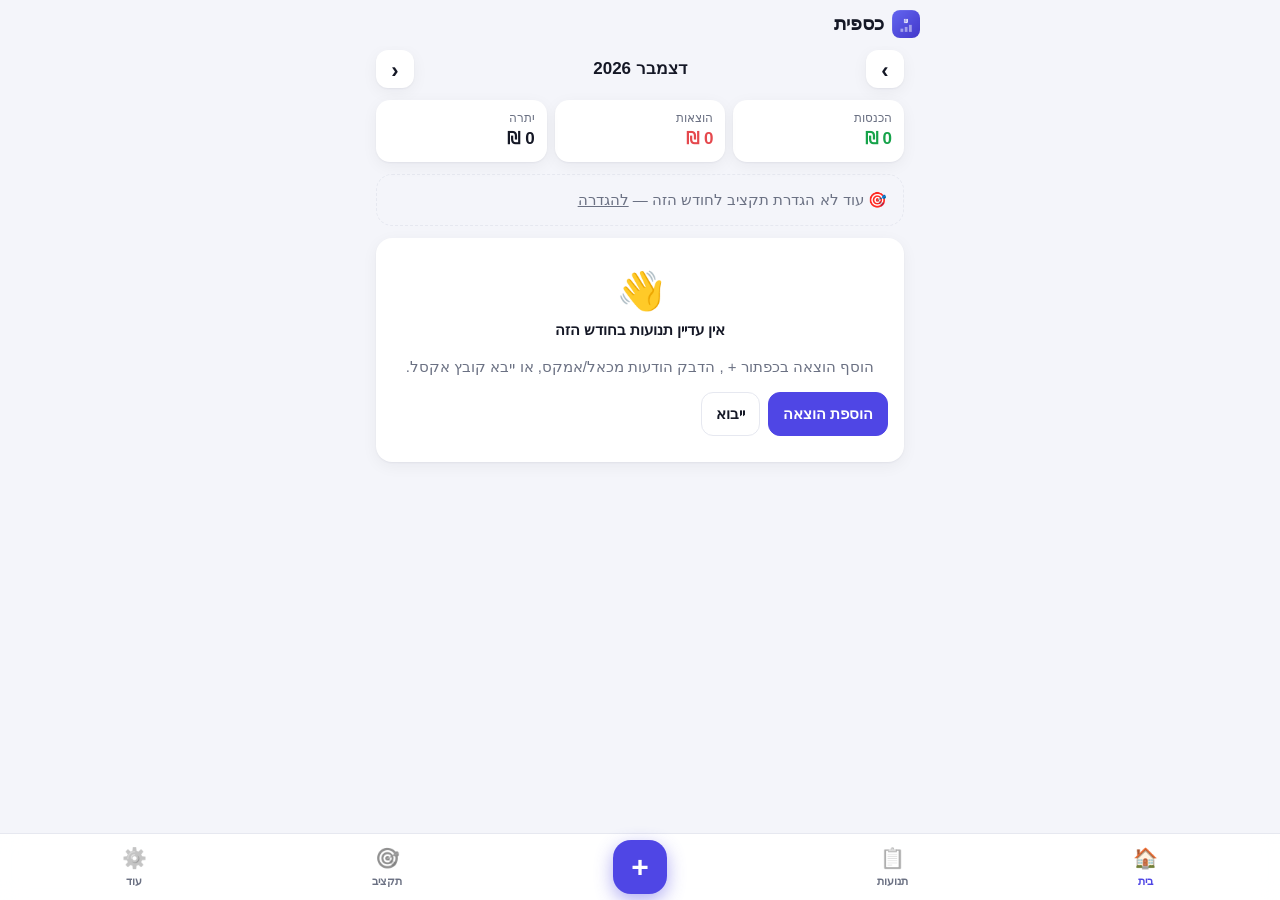
<file: index.html>
<!doctype html>
<html lang="he" dir="rtl">
<head>
<meta charset="utf-8">
<meta name="viewport" content="width=device-width,initial-scale=1,viewport-fit=cover">
<title>כספית</title>
<meta name="description" content="מעקב הכנסות, הוצאות ותקציב חודשי">
<meta name="theme-color" content="#4f46e5">
<link rel="manifest" href="manifest.webmanifest">
<link rel="icon" href="icons/icon-192.png">
<link rel="apple-touch-icon" href="icons/apple-touch-icon.png">
<meta name="apple-mobile-web-app-capable" content="yes">
<meta name="mobile-web-app-capable" content="yes">
<meta name="apple-mobile-web-app-title" content="כספית">
<meta name="apple-mobile-web-app-status-bar-style" content="default">
<link rel="stylesheet" href="styles.css">
</head>
<body>
<header class="top">
  <div class="brand"><img src="icons/icon-192.png" alt="" width="28" height="28"><span>כספית</span></div>
</header>
<main id="main"></main>

<nav class="nav">
  <button data-act="tab" data-tab="home"><span>🏠</span>בית</button>
  <button data-act="tab" data-tab="tx"><span>📋</span>תנועות</button>
  <button class="fab" data-act="add" aria-label="הוספת תנועה">+</button>
  <button data-act="tab" data-tab="budget"><span>🎯</span>תקציב</button>
  <button data-act="tab" data-tab="more"><span>⚙️</span>עוד</button>
</nav>

<div id="sheet" hidden><div class="sheet-panel" role="dialog" aria-modal="true"><div id="sheet-body"></div></div></div>
<div id="toast" role="status" aria-live="polite"></div>

<script src="parser.js"></script>
<script src="app.js"></script>
</body>
</html>
</file>
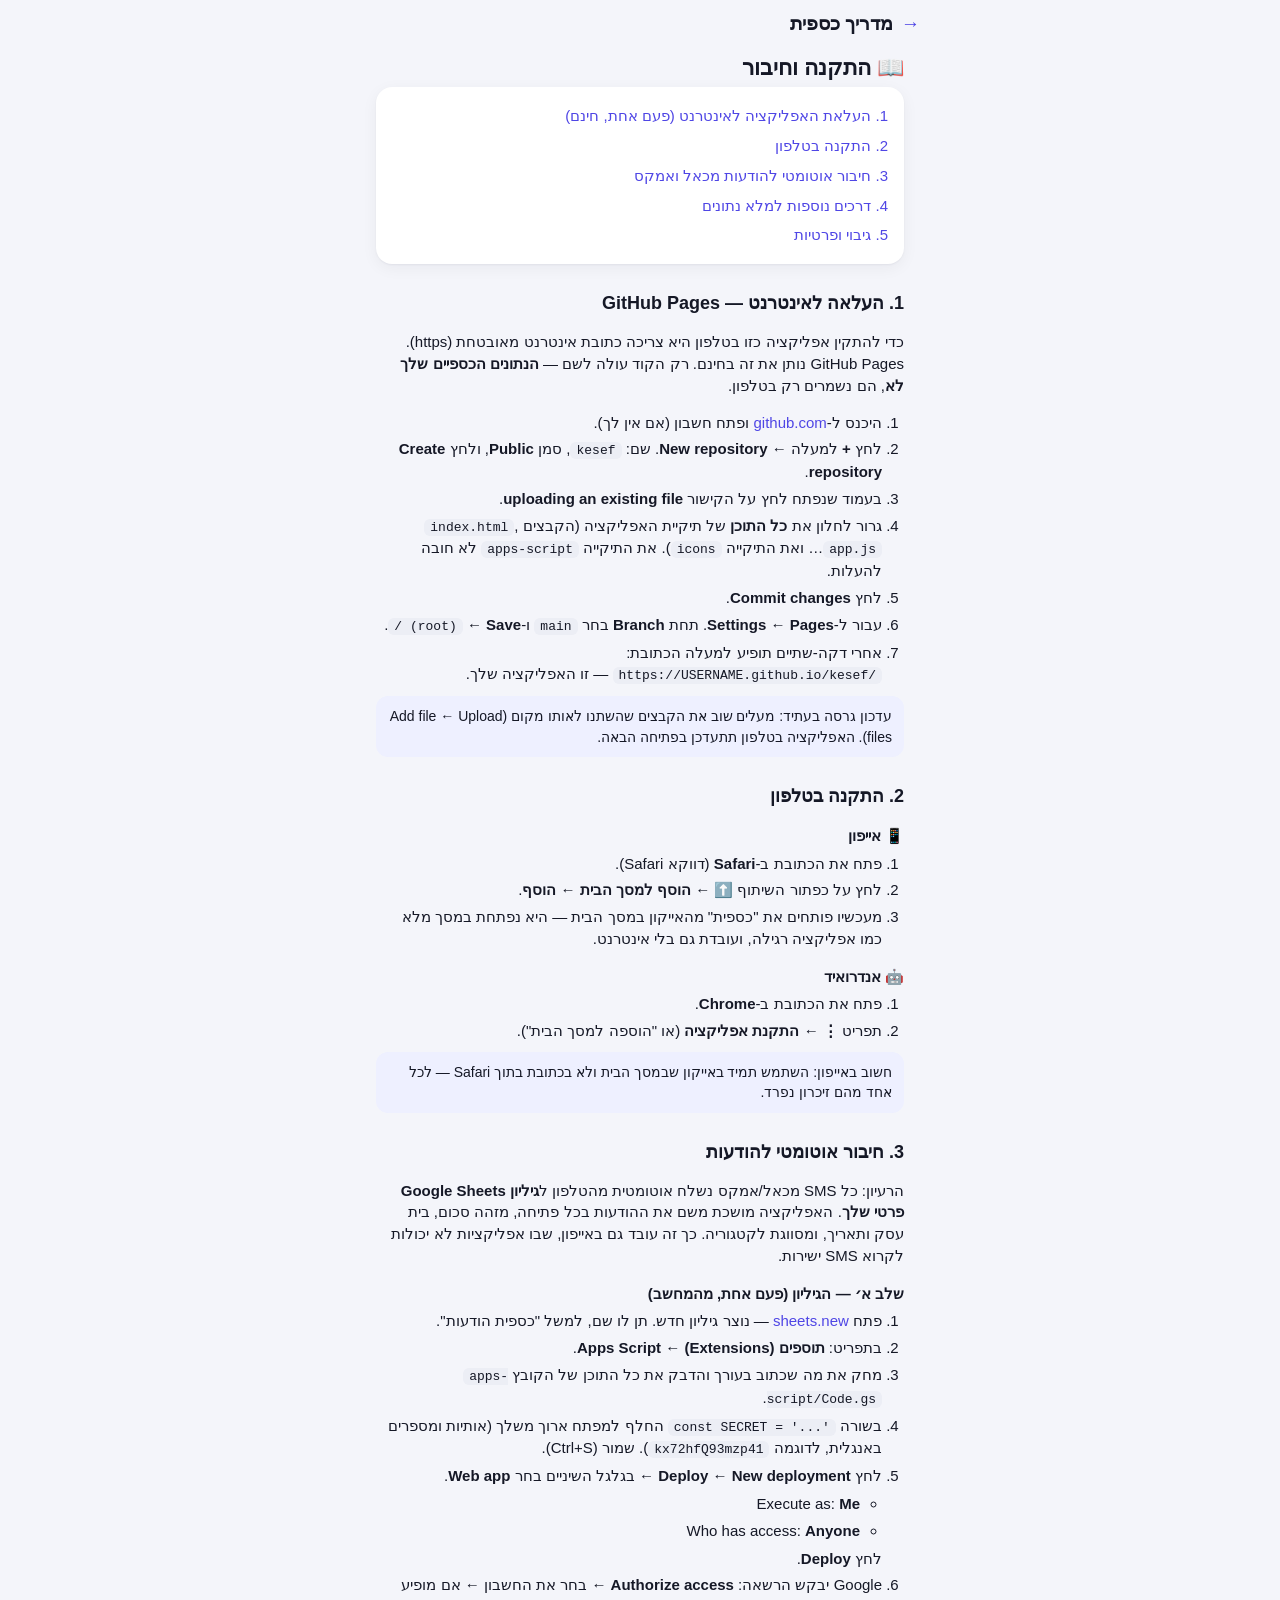
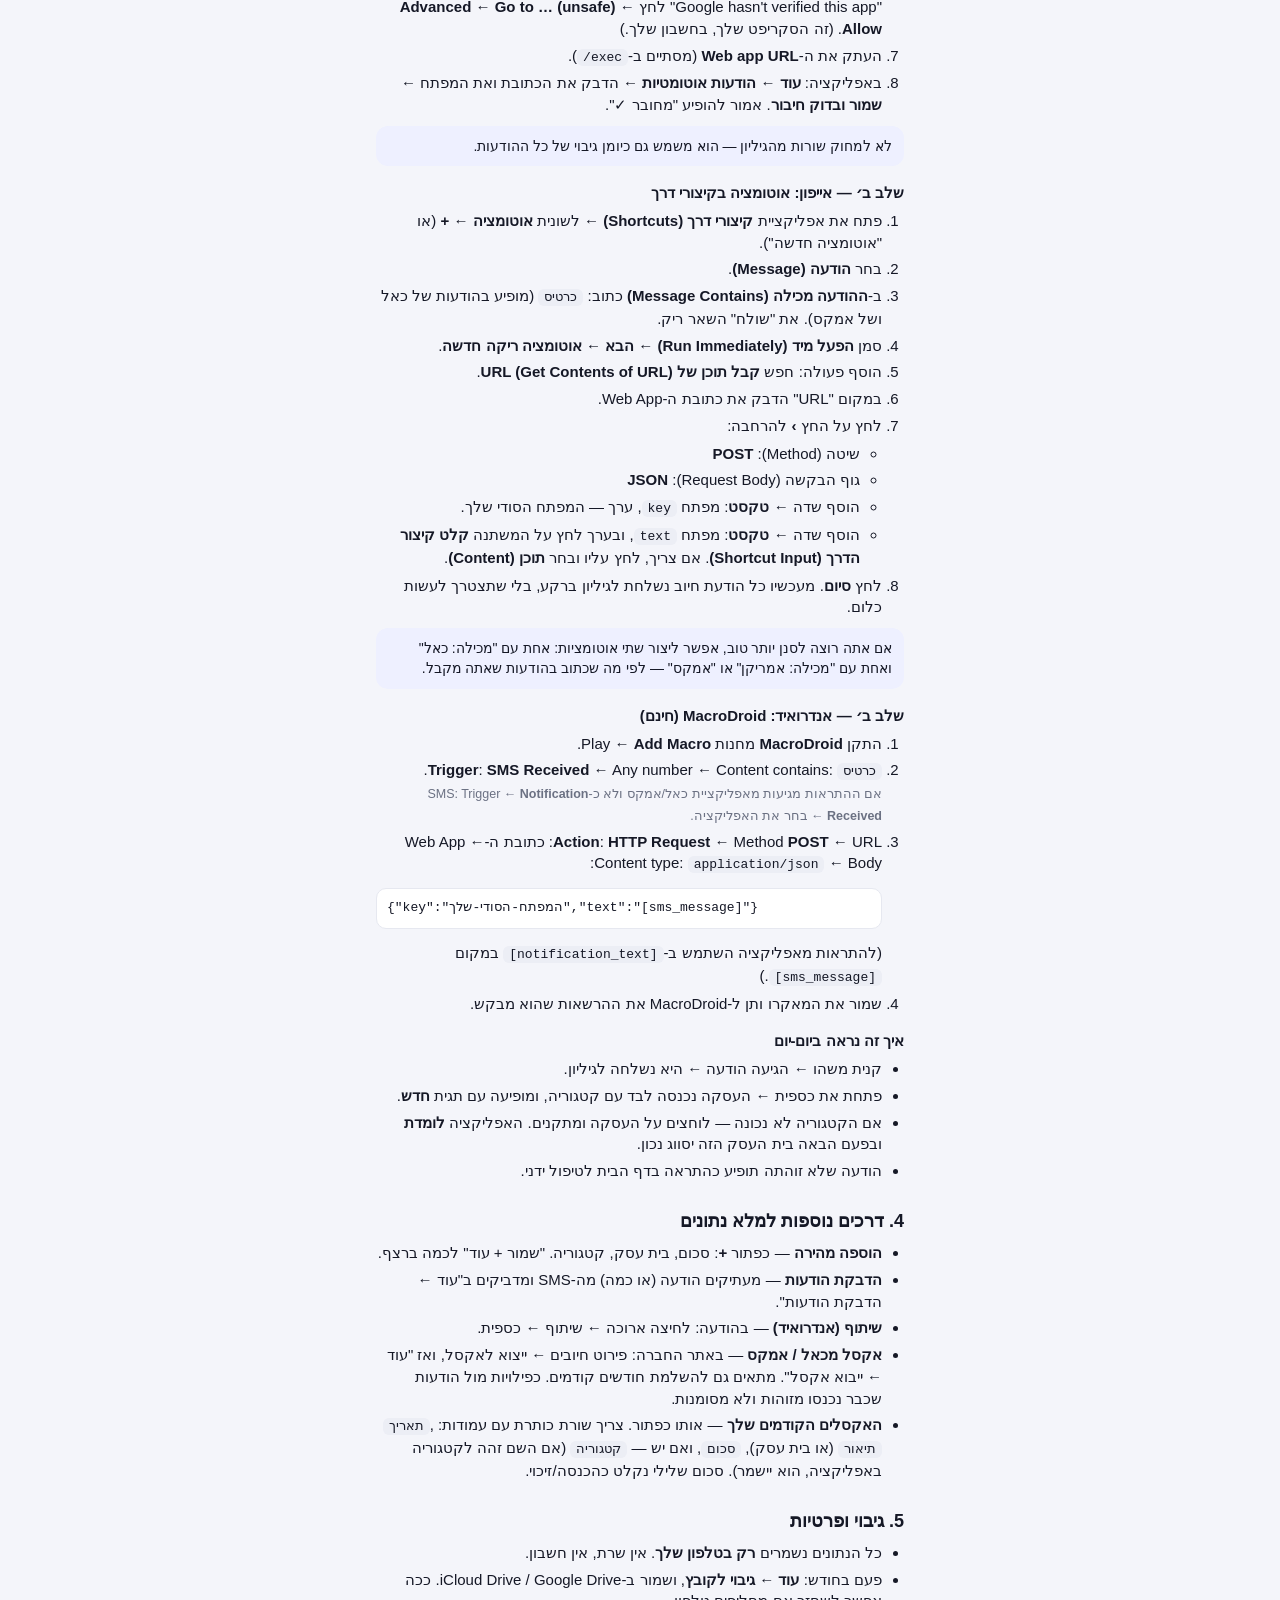
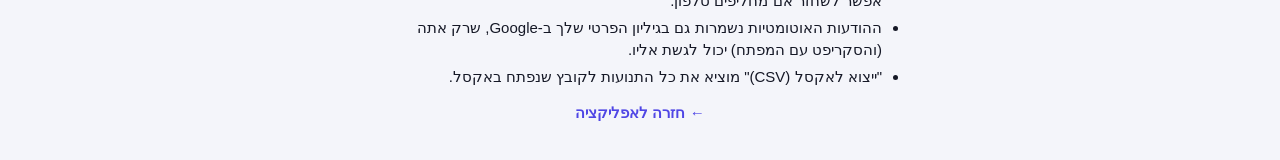
<file: guide.html>
<!doctype html>
<html lang="he" dir="rtl">
<head>
<meta charset="utf-8">
<meta name="viewport" content="width=device-width,initial-scale=1,viewport-fit=cover">
<title>כספית — מדריך</title>
<link rel="stylesheet" href="styles.css">
<style>
  main { padding-bottom: 40px; }
  h1 { font-size: 22px; margin: 6px 0 4px; }
  h2 { font-size: 18px; margin: 26px 0 8px; }
  h3 { font-size: 15px; margin: 16px 0 6px; }
  ol, ul { padding-inline-start: 22px; margin: 6px 0; }
  li { margin: 5px 0; }
  code, .code { direction: ltr; unicode-bidi: embed; background: var(--track); border-radius: 6px; padding: 1px 6px; font-size: 13px; font-family: ui-monospace, Consolas, monospace; }
  pre { direction: ltr; text-align: left; background: var(--card); border: 1px solid var(--line); border-radius: 10px; padding: 10px; overflow-x: auto; font-size: 13px; }
  .tip { background: var(--primary-soft); border-radius: 12px; padding: 10px 12px; margin: 10px 0; font-size: 14px; }
  .toc a { display: block; padding: 4px 0; }
</style>
</head>
<body>
<header class="top"><div class="brand"><a href="./" aria-label="חזרה לאפליקציה">→</a><span>מדריך כספית</span></div></header>
<main>
<h1>📖 התקנה וחיבור</h1>
<div class="card toc">
  <a href="#host">1. העלאת האפליקציה לאינטרנט (פעם אחת, חינם)</a>
  <a href="#install">2. התקנה בטלפון</a>
  <a href="#auto">3. חיבור אוטומטי להודעות מכאל ואמקס</a>
  <a href="#manual">4. דרכים נוספות למלא נתונים</a>
  <a href="#backup">5. גיבוי ופרטיות</a>
</div>

<h2 id="host">1. העלאה לאינטרנט — GitHub Pages</h2>
<p>כדי להתקין אפליקציה כזו בטלפון היא צריכה כתובת אינטרנט מאובטחת (https). GitHub Pages נותן את זה בחינם. רק הקוד עולה לשם — <b>הנתונים הכספיים שלך לא</b>, הם נשמרים רק בטלפון.</p>
<ol>
  <li>היכנס ל-<a href="https://github.com/signup" target="_blank" rel="noopener">github.com</a> ופתח חשבון (אם אין לך).</li>
  <li>לחץ <b>+</b> למעלה ← <b>New repository</b>. שם: <code>kesef</code>, סמן <b>Public</b>, ולחץ <b>Create repository</b>.</li>
  <li>בעמוד שנפתח לחץ על הקישור <b>uploading an existing file</b>.</li>
  <li>גרור לחלון את <b>כל התוכן</b> של תיקיית האפליקציה (הקבצים <code>index.html</code>, <code>app.js</code>… ואת התיקייה <code>icons</code>). את התיקייה <code>apps-script</code> לא חובה להעלות.</li>
  <li>לחץ <b>Commit changes</b>.</li>
  <li>עבור ל-<b>Settings</b> ← <b>Pages</b>. תחת <b>Branch</b> בחר <code>main</code> ו-<code>/ (root)</code> ← <b>Save</b>.</li>
  <li>אחרי דקה-שתיים תופיע למעלה הכתובת: <code>https://USERNAME.github.io/kesef/</code> — זו האפליקציה שלך.</li>
</ol>
<div class="tip">עדכון גרסה בעתיד: מעלים שוב את הקבצים שהשתנו לאותו מקום (Add file ← Upload files). האפליקציה בטלפון תתעדכן בפתיחה הבאה.</div>

<h2 id="install">2. התקנה בטלפון</h2>
<h3>📱 אייפון</h3>
<ol>
  <li>פתח את הכתובת ב-<b>Safari</b> (דווקא Safari).</li>
  <li>לחץ על כפתור השיתוף <b>⬆️</b> ← <b>הוסף למסך הבית</b> ← <b>הוסף</b>.</li>
  <li>מעכשיו פותחים את "כספית" מהאייקון במסך הבית — היא נפתחת במסך מלא כמו אפליקציה רגילה, ועובדת גם בלי אינטרנט.</li>
</ol>
<h3>🤖 אנדרואיד</h3>
<ol>
  <li>פתח את הכתובת ב-<b>Chrome</b>.</li>
  <li>תפריט <b>⋮</b> ← <b>התקנת אפליקציה</b> (או "הוספה למסך הבית").</li>
</ol>
<div class="tip">חשוב באייפון: השתמש תמיד באייקון שבמסך הבית ולא בכתובת בתוך Safari — לכל אחד מהם זיכרון נפרד.</div>

<h2 id="auto">3. חיבור אוטומטי להודעות</h2>
<p>הרעיון: כל SMS מכאל/אמקס נשלח אוטומטית מהטלפון ל<b>גיליון Google Sheets פרטי שלך</b>. האפליקציה מושכת משם את ההודעות בכל פתיחה, מזהה סכום, בית עסק ותאריך, ומסווגת לקטגוריה. כך זה עובד גם באייפון, שבו אפליקציות לא יכולות לקרוא SMS ישירות.</p>

<h3>שלב א׳ — הגיליון (פעם אחת, מהמחשב)</h3>
<ol>
  <li>פתח <a href="https://sheets.new" target="_blank" rel="noopener">sheets.new</a> — נוצר גיליון חדש. תן לו שם, למשל "כספית הודעות".</li>
  <li>בתפריט: <b>תוספים (Extensions)</b> ← <b>Apps Script</b>.</li>
  <li>מחק את מה שכתוב בעורך והדבק את כל התוכן של הקובץ <code>apps-script/Code.gs</code>.</li>
  <li>בשורה <code>const SECRET = '...'</code> החלף למפתח ארוך משלך (אותיות ומספרים באנגלית, לדוגמה <code>kx72hfQ93mzp41</code>). שמור (Ctrl+S).</li>
  <li>לחץ <b>Deploy</b> ← <b>New deployment</b> ← בגלגל השיניים בחר <b>Web app</b>.
    <ul><li>Execute as: <b>Me</b></li><li>Who has access: <b>Anyone</b></li></ul>
    לחץ <b>Deploy</b>.</li>
  <li>Google יבקש הרשאה: <b>Authorize access</b> ← בחר את החשבון ← אם מופיע "Google hasn't verified this app" לחץ <b>Advanced</b> ← <b>Go to … (unsafe)</b> ← <b>Allow</b>. (זה הסקריפט שלך, בחשבון שלך.)</li>
  <li>העתק את ה-<b>Web app URL</b> (מסתיים ב-<code>/exec</code>).</li>
  <li>באפליקציה: <b>עוד</b> ← <b>הודעות אוטומטיות</b> ← הדבק את הכתובת ואת המפתח ← <b>שמור ובדוק חיבור</b>. אמור להופיע "מחובר ✓".</li>
</ol>
<div class="tip">לא למחוק שורות מהגיליון — הוא משמש גם כיומן גיבוי של כל ההודעות.</div>

<h3>שלב ב׳ — אייפון: אוטומציה בקיצורי דרך</h3>
<ol>
  <li>פתח את אפליקציית <b>קיצורי דרך (Shortcuts)</b> ← לשונית <b>אוטומציה</b> ← <b>+</b> (או "אוטומציה חדשה").</li>
  <li>בחר <b>הודעה (Message)</b>.</li>
  <li>ב-<b>ההודעה מכילה (Message Contains)</b> כתוב: <code>כרטיס</code> (מופיע בהודעות של כאל ושל אמקס). את "שולח" השאר ריק.</li>
  <li>סמן <b>הפעל מיד (Run Immediately)</b> ← <b>הבא</b> ← <b>אוטומציה ריקה חדשה</b>.</li>
  <li>הוסף פעולה: חפש <b>קבל תוכן של URL (Get Contents of URL)</b>.</li>
  <li>במקום "URL" הדבק את כתובת ה-Web App.</li>
  <li>לחץ על החץ <b>›</b> להרחבה:
    <ul>
      <li>שיטה (Method): <b>POST</b></li>
      <li>גוף הבקשה (Request Body): <b>JSON</b></li>
      <li>הוסף שדה ← <b>טקסט</b>: מפתח <code>key</code>, ערך — המפתח הסודי שלך.</li>
      <li>הוסף שדה ← <b>טקסט</b>: מפתח <code>text</code>, ובערך לחץ על המשתנה <b>קלט קיצור הדרך (Shortcut Input)</b>. אם צריך, לחץ עליו ובחר <b>תוכן (Content)</b>.</li>
    </ul>
  </li>
  <li>לחץ <b>סיום</b>. מעכשיו כל הודעת חיוב נשלחת לגיליון ברקע, בלי שתצטרך לעשות כלום.</li>
</ol>
<div class="tip">אם אתה רוצה לסנן יותר טוב, אפשר ליצור שתי אוטומציות: אחת עם "מכילה: כאל" ואחת עם "מכילה: אמריקן" או "אמקס" — לפי מה שכתוב בהודעות שאתה מקבל.</div>

<h3>שלב ב׳ — אנדרואיד: MacroDroid (חינם)</h3>
<ol>
  <li>התקן <b>MacroDroid</b> מחנות Play ← <b>Add Macro</b>.</li>
  <li><b>Trigger</b>: <b>SMS Received</b> ← Any number ← Content contains: <code>כרטיס</code>.
    <br><small class="muted">אם ההתראות מגיעות מאפליקציית כאל/אמקס ולא כ-SMS: Trigger ← <b>Notification Received</b> ← בחר את האפליקציה.</small></li>
  <li><b>Action</b>: <b>HTTP Request</b> ← Method <b>POST</b> ← URL: כתובת ה-Web App ← Content type: <code>application/json</code> ← Body:
<pre>{"key":"המפתח-הסודי-שלך","text":"[sms_message]"}</pre>
    (להתראות מאפליקציה השתמש ב-<code>[notification_text]</code> במקום <code>[sms_message]</code>.)</li>
  <li>שמור את המאקרו ותן ל-MacroDroid את ההרשאות שהוא מבקש.</li>
</ol>

<h3>איך זה נראה ביום-יום</h3>
<ul>
  <li>קנית משהו ← הגיעה הודעה ← היא נשלחה לגיליון.</li>
  <li>פתחת את כספית ← העסקה נכנסה לבד עם קטגוריה, ומופיעה עם תגית <b>חדש</b>.</li>
  <li>אם הקטגוריה לא נכונה — לוחצים על העסקה ומתקנים. האפליקציה <b>לומדת</b> ובפעם הבאה בית העסק הזה יסווג נכון.</li>
  <li>הודעה שלא זוהתה תופיע כהתראה בדף הבית לטיפול ידני.</li>
</ul>

<h2 id="manual">4. דרכים נוספות למלא נתונים</h2>
<ul>
  <li><b>הוספה מהירה</b> — כפתור <b>+</b>: סכום, בית עסק, קטגוריה. "שמור + עוד" לכמה ברצף.</li>
  <li><b>הדבקת הודעות</b> — מעתיקים הודעה (או כמה) מה-SMS ומדביקים ב"עוד ← הדבקת הודעות".</li>
  <li><b>שיתוף (אנדרואיד)</b> — בהודעה: לחיצה ארוכה ← שיתוף ← כספית.</li>
  <li><b>אקסל מכאל / אמקס</b> — באתר החברה: פירוט חיובים ← ייצוא לאקסל, ואז "עוד ← ייבוא אקסל". מתאים גם להשלמת חודשים קודמים. כפילויות מול הודעות שכבר נכנסו מזוהות ולא מסומנות.</li>
  <li><b>האקסלים הקודמים שלך</b> — אותו כפתור. צריך שורת כותרת עם עמודות: <code>תאריך</code>, <code>תיאור</code> (או בית עסק), <code>סכום</code>, ואם יש — <code>קטגוריה</code> (אם השם זהה לקטגוריה באפליקציה, הוא יישמר). סכום שלילי נקלט כהכנסה/זיכוי.</li>
</ul>

<h2 id="backup">5. גיבוי ופרטיות</h2>
<ul>
  <li>כל הנתונים נשמרים <b>רק בטלפון שלך</b>. אין שרת, אין חשבון.</li>
  <li>פעם בחודש: <b>עוד ← גיבוי לקובץ</b>, ושמור ב-iCloud Drive / Google Drive. ככה אפשר לשחזר אם מחליפים טלפון.</li>
  <li>ההודעות האוטומטיות נשמרות גם בגיליון הפרטי שלך ב-Google, שרק אתה (והסקריפט עם המפתח) יכול לגשת אליו.</li>
  <li>"ייצוא לאקסל (CSV)" מוציא את כל התנועות לקובץ שנפתח באקסל.</li>
</ul>
<p class="center"><a href="./" class="primary-link">← חזרה לאפליקציה</a></p>
</main>
</body>
</html>
</file>
<file: styles.css>
:root {
  --bg: #f4f5fa; --card: #ffffff; --text: #151826; --muted: #6b7183; --line: #e6e8f0; --track: #eceef5;
  --primary: #4f46e5; --primary-soft: #eef0ff; --income: #16a34a; --expense: #e5484d; --warn: #d97706;
  --shadow: 0 1px 2px rgba(20,24,40,.05), 0 4px 16px rgba(20,24,40,.05);
  --radius: 16px;
  color-scheme: light;
}
@media (prefers-color-scheme: dark) {
  :root {
    --bg: #0f1117; --card: #1a1d27; --text: #eceef5; --muted: #9298ab; --line: #2a2e3b; --track: #262a36;
    --primary: #818cf8; --primary-soft: #262a4a; --income: #4ade80; --expense: #f87171; --warn: #fbbf24;
    --shadow: none; color-scheme: dark;
  }
}
* { box-sizing: border-box; -webkit-tap-highlight-color: transparent; }
html, body { margin: 0; background: var(--bg); color: var(--text);
  font-family: -apple-system, "Segoe UI", "Heebo", Roboto, Arial, sans-serif; font-size: 15px; line-height: 1.45; }
body.locked { overflow: hidden; }
button, input, select, textarea { font: inherit; color: inherit; }
input, select, textarea { font-size: 16px; }   /* stops iOS zoom-on-focus */
a { color: var(--primary); text-decoration: none; cursor: pointer; }

.top { position: sticky; top: 0; z-index: 5; background: color-mix(in srgb, var(--bg) 88%, transparent);
  backdrop-filter: blur(10px); -webkit-backdrop-filter: blur(10px);
  padding: calc(env(safe-area-inset-top) + 10px) 16px 8px; }
.brand { display: flex; align-items: center; gap: 8px; font-weight: 800; font-size: 19px; max-width: 560px; margin: 0 auto; }
.brand img { border-radius: 8px; }
main { max-width: 560px; margin: 0 auto; padding: 0 16px calc(96px + env(safe-area-inset-bottom)); }

/* Month switcher */
.monthbar { display: flex; align-items: center; justify-content: space-between; margin: 4px 0 12px; }
.month-label { font-weight: 700; font-size: 17px; text-align: center; }
.month-label small { font-weight: 400; color: var(--muted); font-size: 12px; }
.icon-btn { border: 0; background: var(--card); width: 38px; height: 38px; border-radius: 12px; font-size: 22px;
  line-height: 1; cursor: pointer; box-shadow: var(--shadow); display: inline-grid; place-items: center; }
.icon-btn.sm { width: 28px; height: 28px; font-size: 13px; box-shadow: none; background: var(--track); }

/* Cards */
.card { background: var(--card); border-radius: var(--radius); padding: 14px 16px; margin-bottom: 12px; box-shadow: var(--shadow); }
.card[data-act] { cursor: pointer; }
.card.ghost { background: transparent; border: 1.5px dashed var(--line); box-shadow: none; color: var(--muted); }
.card.alert { background: color-mix(in srgb, var(--warn) 14%, var(--card)); }
.card.info { background: var(--primary-soft); }
.card.empty { text-align: center; padding: 26px 16px; }
.card.empty .big { font-size: 38px; }
.row-between { display: flex; align-items: center; justify-content: space-between; gap: 10px; }
.muted { color: var(--muted); }
.small { font-size: 13px; }
.center { text-align: center; }
.warn { color: var(--expense); font-weight: 600; }
.sec-h { font-size: 15px; color: var(--muted); margin: 18px 4px 8px; font-weight: 600; }

.kpis { display: grid; grid-template-columns: repeat(3, 1fr); gap: 8px; margin-bottom: 12px; }
.kpi { background: var(--card); border-radius: 14px; padding: 10px 12px; box-shadow: var(--shadow); min-width: 0; }
.kpi span { display: block; font-size: 12px; color: var(--muted); }
.kpi b { display: block; font-size: 17px; white-space: nowrap; overflow: hidden; text-overflow: ellipsis; }
.inc { color: var(--income); }
.exp { color: var(--expense); }

.bar { height: 10px; background: var(--track); border-radius: 99px; overflow: hidden; margin: 8px 0 6px; }
.bar.thin { height: 6px; margin: 6px 0 4px; }
.bar span { display: block; height: 100%; background: var(--primary); border-radius: 99px; transition: width .3s; }
.bar span.near { background: var(--warn); }
.bar span.over { background: var(--expense); }

/* Charts */
.donut-wrap { display: flex; align-items: center; gap: 14px; margin-top: 8px; }
.donut { width: 140px; flex: none; }
.d-sub { font-size: 11px; fill: var(--muted); }
.d-val { font-size: 15px; font-weight: 700; fill: var(--text); }
.legend { list-style: none; margin: 0; padding: 0; flex: 1; min-width: 0; }
.legend li { display: grid; grid-template-columns: 10px 1fr auto auto; align-items: center; gap: 6px; padding: 4px 0; cursor: pointer; font-size: 13px; }
.legend i { width: 10px; height: 10px; border-radius: 3px; }
.legend span { overflow: hidden; white-space: nowrap; text-overflow: ellipsis; }
.legend small { color: var(--muted); min-width: 30px; text-align: left; }
.trend { width: 100%; height: auto; margin-top: 6px; }
.t-lbl { font-size: 10px; fill: var(--muted); }
.chips-mini { font-size: 12px; color: var(--muted); display: flex; align-items: center; gap: 4px; }
.dot { width: 8px; height: 8px; border-radius: 2px; display: inline-block; }
.inc-bg { background: var(--income); } .exp-bg { background: var(--expense); }
@media (max-width: 380px) { .donut-wrap { flex-direction: column; } .legend { width: 100%; } }

/* Lists */
ul.simple { list-style: none; margin: 8px 0 0; padding: 0; }
ul.simple li { display: flex; justify-content: space-between; align-items: center; gap: 10px; padding: 9px 0; border-top: 1px solid var(--line); }
ul.simple li[data-act] { cursor: pointer; }
ul.simple li:first-child { border-top: 0; }
.txs { list-style: none; margin: 0; padding: 0; }
.tx { display: flex; align-items: center; gap: 10px; padding: 9px 0; cursor: pointer; border-top: 1px solid var(--line); }
.txs .tx:first-child { border-top: 0; }
.ic { width: 38px; height: 38px; border-radius: 12px; display: grid; place-items: center; font-size: 18px; flex: none; }
.tx-main { flex: 1; min-width: 0; }
.tx-main b, .tx-main small { display: block; overflow: hidden; white-space: nowrap; text-overflow: ellipsis; }
.tx-main b { font-weight: 600; }
.tx-main small { color: var(--muted); font-size: 12px; }
.tx-amt { font-weight: 700; white-space: nowrap; direction: ltr; }
.badge { font-style: normal; font-size: 10px; background: var(--primary); color: #fff; border-radius: 6px; padding: 1px 5px; vertical-align: middle; }
.day { background: var(--card); border-radius: var(--radius); padding: 8px 14px; margin-bottom: 10px; box-shadow: var(--shadow); }
.day-h { display: flex; justify-content: space-between; font-size: 12px; color: var(--muted); padding: 2px 0 4px; }

.filters { display: grid; grid-template-columns: 1fr auto; gap: 8px; margin-bottom: 6px; }
input, select, textarea { width: 100%; background: var(--card); border: 1px solid var(--line); border-radius: 12px; padding: 10px 12px; outline: none; }
input:focus, select:focus, textarea:focus { border-color: var(--primary); }
.filters select { width: auto; max-width: 46vw; }
textarea { resize: vertical; margin: 8px 0; }
label { display: block; font-size: 13px; color: var(--muted); margin: 8px 0 0; }
label input { margin-top: 4px; color: var(--text); }

/* Budget */
.b-row { padding: 10px 0; border-top: 1px solid var(--line); }
.b-row:first-child { border-top: 0; padding-top: 2px; }
.num-in { width: 110px; text-align: center; padding: 6px 8px; direction: ltr; }
.btn-row { display: flex; gap: 8px; margin-bottom: 12px; flex-wrap: wrap; }
.btn-row button { flex: 1; }

/* Buttons */
button { cursor: pointer; border: 1px solid var(--line); background: var(--card); border-radius: 12px; padding: 10px 14px; font-weight: 600; }
button.primary, .file-btn.primary { background: var(--primary); border-color: var(--primary); color: #fff; }
button.danger { color: var(--expense); border-color: color-mix(in srgb, var(--expense) 40%, transparent); }
.btns { display: flex; gap: 8px; flex-wrap: wrap; margin-top: 10px; }
.btns .grow { flex: 1; }
.file-btn { display: inline-block; cursor: pointer; border: 1px solid var(--line); background: var(--card); border-radius: 12px; padding: 10px 14px; font-weight: 600; color: var(--text); margin: 0; font-size: 15px; }
.primary-link { font-weight: 700; display: block; }
.danger-zone { background: transparent; box-shadow: none; padding: 0; text-align: center; }

/* Bottom nav */
.nav { position: fixed; bottom: 0; inset-inline: 0; z-index: 10; display: grid; grid-template-columns: repeat(5, 1fr); align-items: end;
  background: color-mix(in srgb, var(--card) 92%, transparent); backdrop-filter: blur(12px); -webkit-backdrop-filter: blur(12px);
  border-top: 1px solid var(--line); padding: 6px 8px calc(6px + env(safe-area-inset-bottom)); }
.nav button { border: 0; background: none; padding: 4px 0; font-size: 11px; color: var(--muted); display: flex; flex-direction: column; align-items: center; gap: 1px; font-weight: 600; }
.nav button span { font-size: 20px; filter: grayscale(1); opacity: .65; }
.nav button.on { color: var(--primary); }
.nav button.on span { filter: none; opacity: 1; }
.nav .fab { justify-self: center; width: 54px; height: 54px; border-radius: 18px; background: var(--primary); color: #fff; font-size: 30px;
  line-height: 1; margin-top: -22px; box-shadow: 0 6px 18px color-mix(in srgb, var(--primary) 45%, transparent); display: grid; place-items: center; padding: 0; }

/* Sheet */
#sheet { position: fixed; inset: 0; z-index: 20; background: rgba(10,12,20,0); transition: background .2s; display: flex; align-items: flex-end; justify-content: center; }
#sheet[hidden] { display: none; }
#sheet.open { background: rgba(10,12,20,.45); }
.sheet-panel { background: var(--bg); width: 100%; max-width: 560px; max-height: 92vh; overflow-y: auto; border-radius: 22px 22px 0 0;
  padding: 14px 16px calc(18px + env(safe-area-inset-bottom)); transform: translateY(100%); transition: transform .22s ease-out; }
#sheet.open .sheet-panel { transform: none; }
.sheet-h { display: flex; justify-content: space-between; align-items: center; margin-bottom: 12px; font-size: 17px; }
.seg { display: grid; grid-template-columns: 1fr 1fr; background: var(--track); border-radius: 12px; padding: 3px; margin-bottom: 12px; }
.seg button { border: 0; background: none; padding: 8px; border-radius: 10px; }
.seg button.on { background: var(--card); box-shadow: var(--shadow); }
.amount-wrap { display: flex; align-items: center; justify-content: center; gap: 6px; direction: ltr; margin-bottom: 10px; }
.amount-wrap span { font-size: 26px; color: var(--muted); }
.amount-wrap input { font-size: 36px; font-weight: 800; text-align: center; border: 0; background: none; width: 200px; padding: 4px; }
.cat-grid { display: flex; flex-wrap: wrap; gap: 6px; margin: 10px 0; }
.cat-chip { display: inline-flex; align-items: center; gap: 4px; padding: 7px 10px; border-radius: 99px; font-size: 13px; font-weight: 500; }
.cat-chip.on { background: color-mix(in srgb, var(--c) 18%, var(--card)); border-color: var(--c); font-weight: 700; }
.two { display: grid; grid-template-columns: 1fr 1fr; gap: 8px; margin-bottom: 8px; }
.emoji-in { text-align: center; font-size: 22px; }
input[type=color] { padding: 4px; height: 44px; }
details.raw { font-size: 13px; color: var(--muted); margin: 6px 0; }
details.raw p { background: var(--card); padding: 8px 10px; border-radius: 10px; white-space: pre-wrap; }

.review { list-style: none; margin: 0; padding: 0; }
.review li { display: flex; gap: 8px; background: var(--card); border-radius: 14px; padding: 10px; margin-bottom: 8px; box-shadow: var(--shadow); }
.review li.dup { opacity: .6; }
.review .chk input { width: 22px; height: 22px; margin-top: 8px; accent-color: var(--primary); }
.r-main { flex: 1; min-width: 0; }
.r-main .two { margin-bottom: 6px; grid-template-columns: 1.25fr 1fr; }
.r-main input, .r-main select { padding: 7px 9px; }
.r-amt { direction: ltr; text-align: center; }

#toast { position: fixed; left: 50%; bottom: calc(90px + env(safe-area-inset-bottom)); transform: translate(-50%, 20px); opacity: 0; pointer-events: none;
  background: #151826; color: #fff; padding: 10px 16px; border-radius: 12px; font-size: 14px; z-index: 30; transition: .2s; max-width: calc(100vw - 32px); text-align: center; }
#toast.show { opacity: 1; transform: translate(-50%, 0); }
</file>
